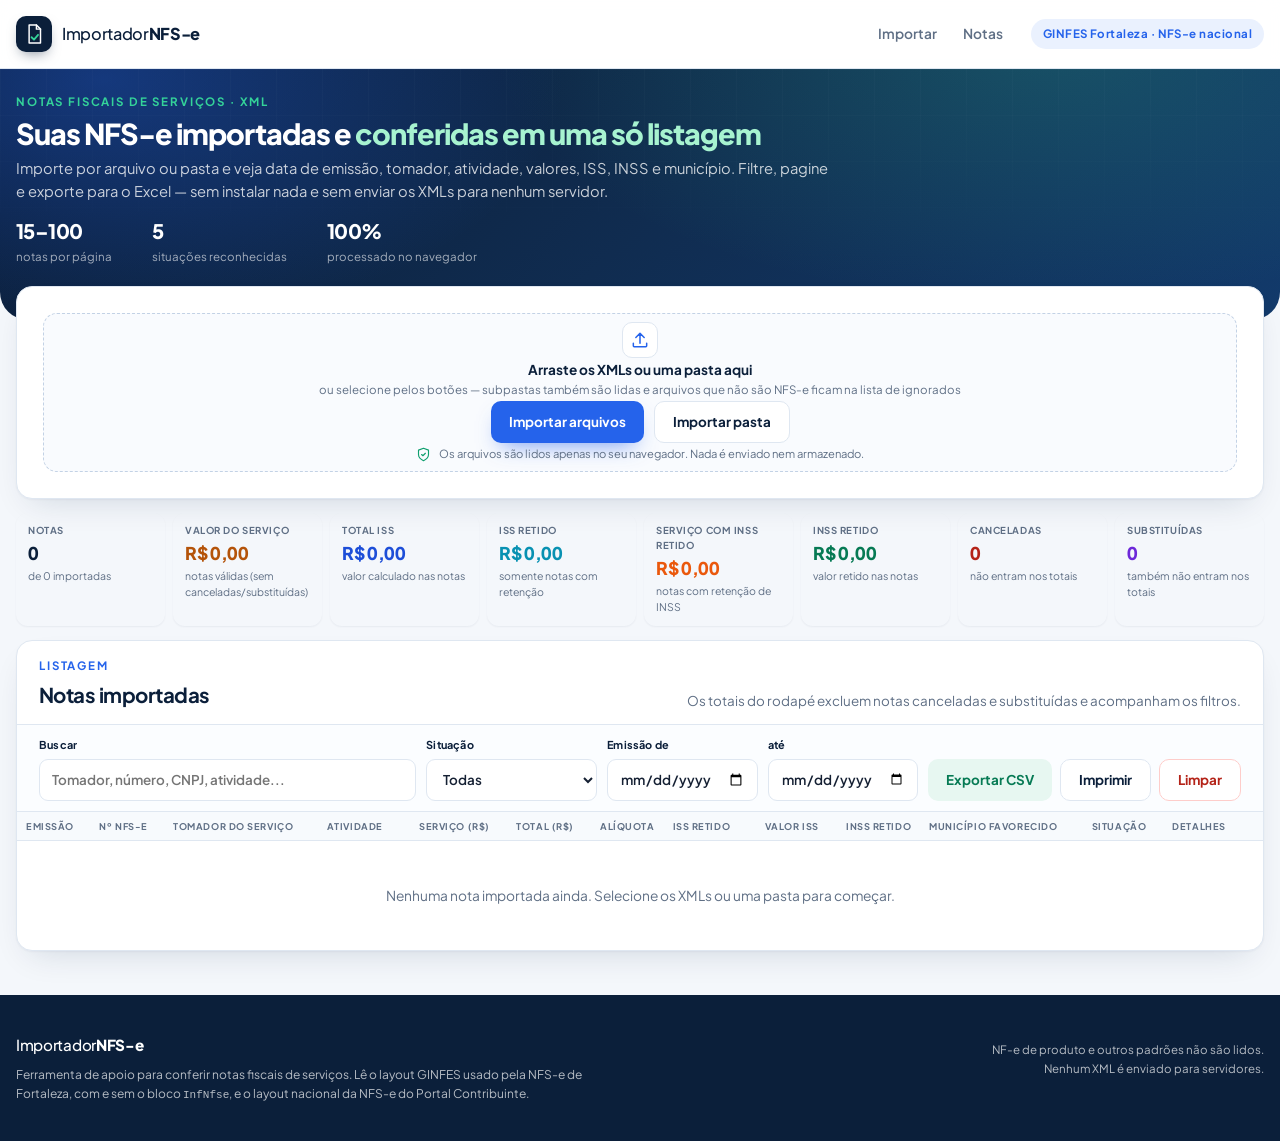
<file: index.html>
<!DOCTYPE html>
<html lang="pt-BR">
<head>
  <meta charset="UTF-8">
  <meta name="viewport" content="width=device-width, initial-scale=1.0">
  <title>Importador de NFS-e</title>
  <meta name="description" content="Importe XMLs de notas fiscais de serviços por arquivo ou pasta e confira ISS, INSS, tomador, atividade e município. Tudo no navegador.">
  <link rel="icon" href="data:image/svg+xml,<svg xmlns='http://www.w3.org/2000/svg' viewBox='0 0 32 32'><rect width='32' height='32' rx='8' fill='%230b1f3a'/><path d='M10 6h8l5 5v15H10z' fill='none' stroke='%23fff' stroke-width='2' stroke-linejoin='round'/><path d='m13 20 2.5 2.5L22 16' fill='none' stroke='%2334d399' stroke-width='2.2' stroke-linecap='round' stroke-linejoin='round'/></svg>">
  <link rel="preconnect" href="https://fonts.googleapis.com">
  <link rel="preconnect" href="https://fonts.gstatic.com" crossorigin>
  <link href="https://fonts.googleapis.com/css2?family=Plus+Jakarta+Sans:wght@400;500;600;700;800&display=swap" rel="stylesheet">
  <link rel="stylesheet" href="styles.css?v=6">
</head>
<body>
  <header class="topbar">
    <div class="wrap topbar-inner">
      <a class="brand" href="#topo">
        <span class="brand-mark" aria-hidden="true">
          <svg viewBox="0 0 32 32">
            <path d="M10 5h9l5 5v17H10z"/>
            <path d="M19 5v5h5"/>
            <path class="check" d="m13 20 3 3 5-6"/>
          </svg>
        </span>
        <span class="brand-text">Importador<strong>NFS-e</strong></span>
      </a>
      <nav class="nav" aria-label="Navegação principal">
        <a href="#importar">Importar</a>
        <a href="#notas">Notas</a>
      </nav>
      <span class="badge-ano">GINFES Fortaleza · NFS-e nacional</span>
    </div>
  </header>

  <main id="topo">
    <section class="hero">
      <div class="wrap hero-inner">
        <p class="eyebrow">Notas fiscais de serviços · XML</p>
        <h1>Suas NFS-e importadas e <span>conferidas em uma só listagem</span></h1>
        <p class="hero-sub">Importe por arquivo ou pasta e veja data de emissão, tomador, atividade, valores, ISS, INSS e município. Filtre, pagine e exporte para o Excel — sem instalar nada e sem enviar os XMLs para nenhum servidor.</p>
        <div class="hero-stats">
          <div><strong>15–100</strong><span>notas por página</span></div>
          <div><strong>5</strong><span>situações reconhecidas</span></div>
          <div><strong>100%</strong><span>processado no navegador</span></div>
        </div>
      </div>
    </section>

    <section class="wrap panel painel-importacao" id="importar">
      <div id="dropzone" class="dropzone" tabindex="0" role="button" aria-label="Arraste XMLs ou uma pasta para cá">
        <span class="drop-icon" aria-hidden="true">
          <svg viewBox="0 0 24 24"><path d="M12 16V4m0 0L7 9m5-5 5 5"/><path d="M4 16v3a1 1 0 0 0 1 1h14a1 1 0 0 0 1-1v-3"/></svg>
        </span>
        <span class="drop-title">Arraste os XMLs ou uma pasta aqui</span>
        <span class="drop-sub">ou selecione pelos botões — subpastas também são lidas e arquivos que não são NFS-e ficam na lista de ignorados</span>
        <div class="botoes">
          <button type="button" class="btn btn-primary" id="btnArquivos">Importar arquivos</button>
          <button type="button" class="btn btn-soft" id="btnPasta">Importar pasta</button>
        </div>
        <input type="file" id="inputArquivos" accept=".xml,text/xml,application/xml" multiple hidden>
        <input type="file" id="inputPasta" webkitdirectory multiple hidden>
        <p class="nota">
          <svg viewBox="0 0 24 24" aria-hidden="true"><path d="M12 22s8-4 8-10V5l-8-3-8 3v7c0 6 8 10 8 10Z"/><path d="m9 12 2 2 4-4"/></svg>
          Os arquivos são lidos apenas no seu navegador. Nada é enviado nem armazenado.
        </p>
      </div>
      <p id="mensagem" class="mensagem" role="status" aria-live="polite"></p>
    </section>

    <section class="wrap resumo" aria-label="Resumo das notas">
      <div class="card metrica"><span>Notas</span><strong id="cardNotas">0</strong><small id="cardNotasDetalhe">de 0 importadas</small></div>
      <div class="card metrica ouro"><span>Valor do serviço</span><strong id="cardServico">R$ 0,00</strong><small>notas válidas (sem canceladas/substituídas)</small></div>
      <div class="card metrica azul"><span>Total ISS</span><strong id="cardIss">R$ 0,00</strong><small>valor calculado nas notas</small></div>
      <div class="card metrica ciano"><span>ISS retido</span><strong id="cardIssRetido">R$ 0,00</strong><small>somente notas com retenção</small></div>
      <div class="card metrica laranja"><span>Serviço com INSS retido</span><strong id="cardServicoInss">R$ 0,00</strong><small>notas com retenção de INSS</small></div>
      <div class="card metrica verde"><span>INSS retido</span><strong id="cardInss">R$ 0,00</strong><small>valor retido nas notas</small></div>
      <div class="card metrica alerta"><span>Canceladas</span><strong id="cardCanceladas">0</strong><small>não entram nos totais</small></div>
      <div class="card metrica roxo"><span>Substituídas</span><strong id="cardSubstituidas">0</strong><small>também não entram nos totais</small></div>
    </section>

    <section class="wrap panel painel-tabela" id="notas">
      <div class="tabela-head">
        <div>
          <p class="eyebrow azul">Listagem</p>
          <h2>Notas importadas</h2>
        </div>
        <p class="painel-sub">Os totais do rodapé excluem notas canceladas e substituídas e acompanham os filtros.</p>
      </div>

      <div class="filtros">
        <div class="campo busca">
          <label for="busca">Buscar</label>
          <input type="search" id="busca" placeholder="Tomador, número, CNPJ, atividade...">
        </div>
        <div class="campo">
          <label for="filtroStatus">Situação</label>
          <select id="filtroStatus">
            <option value="">Todas</option>
            <option value="processada">Processada</option>
            <option value="processamento">Em processamento</option>
            <option value="cancelada">Cancelada</option>
            <option value="substituida">Substituída</option>
            <option value="desconhecida">Não informado</option>
          </select>
        </div>
        <div class="campo">
          <label for="dataDe">Emissão de</label>
          <input type="date" id="dataDe">
        </div>
        <div class="campo">
          <label for="dataAte">até</label>
          <input type="date" id="dataAte">
        </div>
        <div class="acoes">
          <button type="button" id="btnCsv" class="btn btn-csv">Exportar CSV</button>
          <button type="button" id="btnImprimir" class="btn btn-soft">Imprimir</button>
          <button type="button" id="btnLimpar" class="btn btn-danger">Limpar</button>
        </div>
      </div>

      <div class="tabela-wrap">
        <table id="tabela">
          <thead>
            <tr>
              <th scope="col">Emissão</th>
              <th scope="col">Nº NFS-e</th>
              <th scope="col">Tomador do serviço</th>
              <th scope="col">Atividade</th>
              <th scope="col" class="num">Serviço (R$)</th>
              <th scope="col" class="num">Total (R$)</th>
              <th scope="col" class="num">Alíquota</th>
              <th scope="col">ISS retido</th>
              <th scope="col" class="num">Valor ISS</th>
              <th scope="col" class="num">INSS retido</th>
              <th scope="col">Município favorecido</th>
              <th scope="col">Situação</th>
              <th scope="col">Detalhes</th>
              <th scope="col"><span class="oculto">Remover</span></th>
            </tr>
          </thead>
          <tbody id="corpo"></tbody>
          <tfoot id="rodape"></tfoot>
        </table>
      </div>

      <p id="vazio" class="vazio">Nenhuma nota importada ainda. Selecione os XMLs ou uma pasta para começar.</p>

      <div class="paginacao" id="paginacao" hidden>
        <p class="pag-info" id="pagInfo"></p>
        <div class="pag-controles">
          <label class="pag-tamanho" for="porPagina">Itens por página
            <select id="porPagina">
              <option value="15" selected>15</option>
              <option value="25">25</option>
              <option value="50">50</option>
              <option value="100">100</option>
            </select>
          </label>
          <nav class="pag-paginas" id="pagPaginas" aria-label="Paginação das notas"></nav>
        </div>
      </div>
    </section>

    <details id="ignoradosBox" class="wrap ignorados" hidden>
      <summary id="ignoradosResumo"></summary>
      <ul id="ignoradosLista"></ul>
    </details>
  </main>

  <footer class="footer">
    <div class="wrap footer-inner">
      <div>
        <span class="brand-text small">Importador<strong>NFS-e</strong></span>
        <p>Ferramenta de apoio para conferir notas fiscais de serviços. Lê o layout GINFES usado pela NFS-e de Fortaleza, com e sem o bloco <code>InfNfse</code>, e o layout nacional da NFS-e do Portal Contribuinte.</p>
      </div>
      <p class="footer-meta">NF-e de produto e outros padrões não são lidos.<br>Nenhum XML é enviado para servidores.</p>
    </div>
  </footer>

  <script src="municipios.js"></script>
  <script src="app.js?v=8"></script>
</body>
</html>
</file>
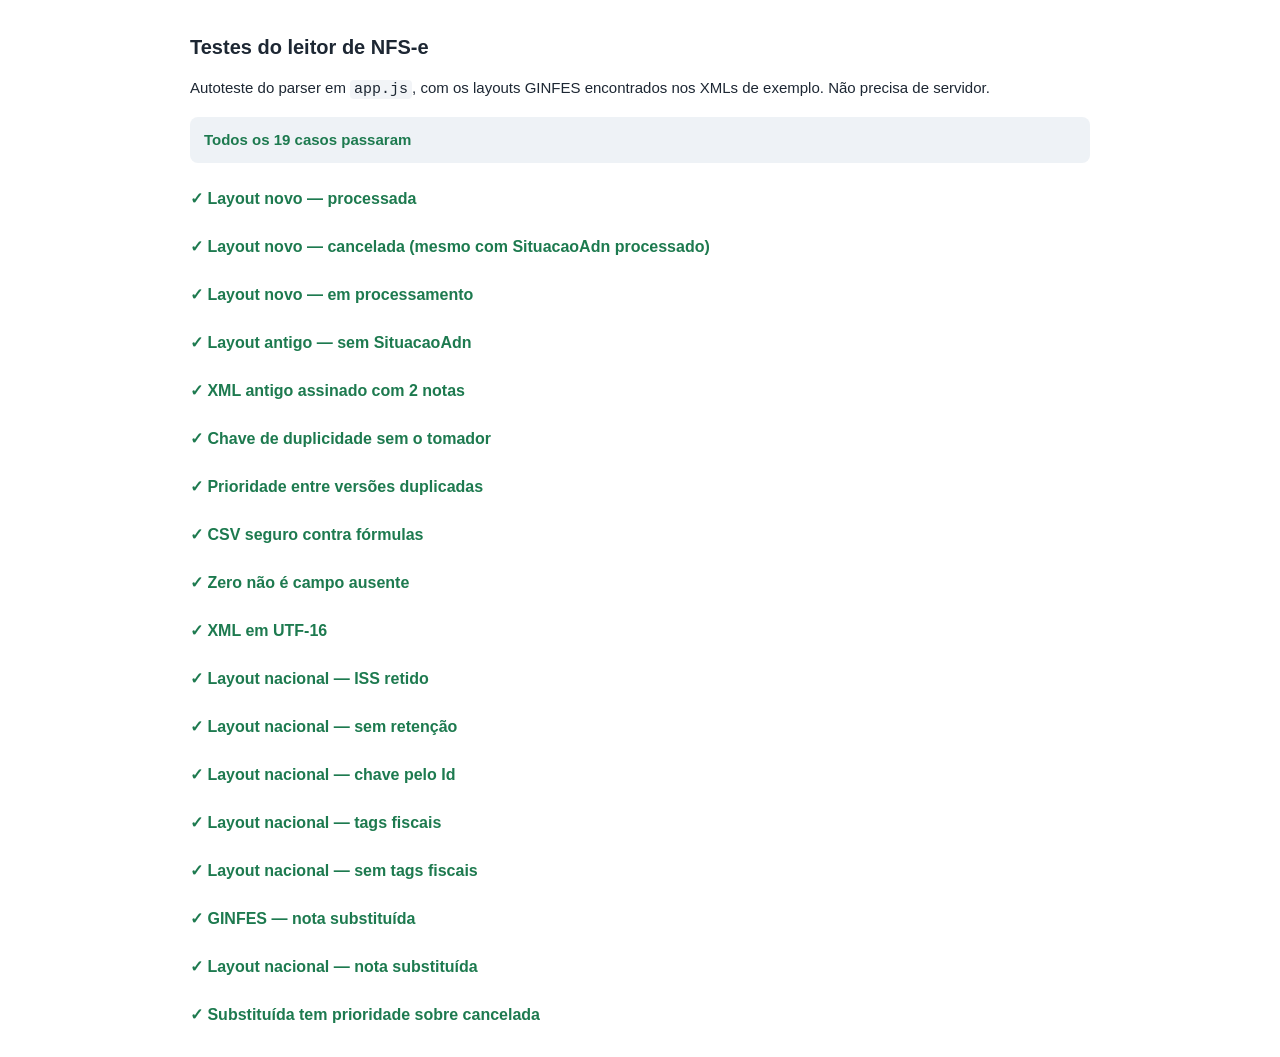
<file: testes.html>
<!DOCTYPE html>
<html lang="pt-BR">
<head>
  <meta charset="UTF-8">
  <title>Testes do leitor de NFS-e</title>
  <style>
    body { font: 15px/1.5 "Segoe UI", Arial, sans-serif; max-width: 900px; margin: 32px auto; padding: 0 16px; color: #1d2733; }
    h1 { font-size: 20px; }
    h2 { font-size: 16px; margin-top: 24px; }
    li { margin: 4px 0; }
    .ok { color: #1d7a4f; }
    .falha { color: #a12828; font-weight: 700; }
    #resumo { padding: 12px 14px; border-radius: 8px; background: #eef2f6; font-weight: 600; }
    code { background: #f2f4f7; padding: 1px 4px; border-radius: 4px; }
  </style>
</head>
<body>
  <h1>Testes do leitor de NFS-e</h1>
  <p>Autoteste do parser em <code>app.js</code>, com os layouts GINFES encontrados nos XMLs de exemplo. Não precisa de servidor.</p>
  <div id="resumo">Executando...</div>
  <div id="saida"></div>

  <script src="municipios.js"></script>
  <script src="app.js?v=8"></script>
  <script>
    (async function () {
      'use strict';

      var novaProcessada = '<?xml version="1.0" encoding="UTF-8"?>' +
        '<NFSE xmlns="http://www.ginfes.com.br/tipos_v03.xsd"><Nfse><InfNfse>' +
        '<Numero>3635</Numero><DataEmissao>2026-10-14T12:04:26.077-03:00</DataEmissao>' +
        '<ChaveAcesso>CHAVE-3635</ChaveAcesso><SituacaoAdn>Processado com Sucesso</SituacaoAdn>' +
        '<Servico><Valores><ValorServicos>650</ValorServicos><ValorInss>71.5</ValorInss>' +
        '<IssRetido>2</IssRetido><ValorIss>14.17</ValorIss><ValorIssRetido>0</ValorIssRetido>' +
        '<Aliquota>2.18</Aliquota><ValorLiquidoNfse>578.5</ValorLiquidoNfse></Valores>' +
        '<ItemListaServico>713</ItemListaServico><CodigoCnae>812220001</CodigoCnae>' +
        '<CodigoMunicipio>2304400</CodigoMunicipio></Servico>' +
        '<PrestadorServico><IdentificacaoPrestador><Cnpj>03602402000154</Cnpj></IdentificacaoPrestador>' +
        '<RazaoSocial>MARIA RISONEIDE MENDES VELOSO</RazaoSocial></PrestadorServico>' +
        '<TomadorServico><IdentificacaoTomador><CpfCnpj><Cnpj>07221472000466</Cnpj></CpfCnpj></IdentificacaoTomador>' +
        '<RazaoSocial>JAGUAR COMERCIO DE TINTAS LTDA</RazaoSocial>' +
        '<Endereco><CodigoMunicipio>2304400</CodigoMunicipio><Uf>CE</Uf></Endereco></TomadorServico>' +
        '<OrgaoGerador><CodigoMunicipio>2304400</CodigoMunicipio><Uf>CE</Uf></OrgaoGerador>' +
        '</InfNfse></Nfse></NFSE>';

      var cancelada = novaProcessada.replace('CHAVE-3635', 'CHAVE-3633').replace('<Numero>3635</Numero>', '<Numero>3633</Numero>') +
        '<Cancelamento><Confirmacao><InfConfirmacaoCancelamento><Sucesso>true</Sucesso>' +
        '<DataHora>2026-10-14T11:51:19-03:00</DataHora></InfConfirmacaoCancelamento></Confirmacao></Cancelamento>';

      // O bloco Cancelamento precisa ficar dentro do NFSE, por isso refazemos o fechamento.
      cancelada = cancelada.replace('</NFSE><Cancelamento>', '<Cancelamento>').replace('</Cancelamento>', '</Cancelamento></NFSE>');

      var emProcessamento = novaProcessada.replace('CHAVE-3635', 'CHAVE-3637')
        .replace('<Numero>3635</Numero>', '<Numero>3637</Numero>')
        .replace('Processado com Sucesso', 'Em Processamento');

      var layoutAntigo = '<?xml version="1.0" encoding="UTF-8"?>' +
        '<NFSE xmlns="http://www.ginfes.com.br/tipos"><Nfse>' +
        '<IdentificacaoNfse><Numero>42</Numero><CodigoVerificacao>557582668</CodigoVerificacao></IdentificacaoNfse>' +
        '<DataEmissao>2024-07-25T14:21:16.729-03:00</DataEmissao>' +
        '<Servico><Valores><ValorServicos>2604</ValorServicos><IssRetido>2</IssRetido><ValorIss>56.51</ValorIss>' +
        '<BaseCalculo>2604</BaseCalculo><Aliquota>2.17</Aliquota><ValorLiquidoNfse>2604</ValorLiquidoNfse>' +
        '<ValorIssRetido>0</ValorIssRetido></Valores><ItemListaServico>408</ItemListaServico>' +
        '<CodigoTributacaoMunicipio>865000401</CodigoTributacaoMunicipio>' +
        '<MunicipioPrestacaoServico>2304400</MunicipioPrestacaoServico></Servico>' +
        '<PrestadorServico><IdentificacaoPrestador><Cnpj>50469491000192</Cnpj></IdentificacaoPrestador>' +
        '<RazaoSocial>ESP FISIOTERAPIA E SAUDE LTDA</RazaoSocial></PrestadorServico>' +
        '<TomadorServico><IdentificacaoTomador><CpfCnpj><Cpf>00788079301</Cpf></CpfCnpj></IdentificacaoTomador>' +
        '<RazaoSocial>FRANCISCO TARCÍZIO CAVALCANTE</RazaoSocial>' +
        '<Endereco><Cidade>2303709</Cidade><Estado>CE</Estado></Endereco></TomadorServico>' +
        '<OrgaoGerador><CodigoMunicipio>2304400</CodigoMunicipio><Uf>CE</Uf></OrgaoGerador>' +
        '</Nfse></NFSE>';

      var casos = [
        {
          nome: 'Layout novo — processada',
          xml: novaProcessada,
          esperado: {
            numero: '3635', dataIso: '2026-10-14', status: 'processada',
            tomador: 'JAGUAR COMERCIO DE TINTAS LTDA', cpfCnpj: '07221472000466',
            atividade: '812220001', valorServico: 650, valorTotal: 578.5, aliquota: 2.18,
            issRetido: false, inss: 71.5, municipio: 'Fortaleza', municipioUf: 'CE'
          }
        },
        {
          nome: 'Layout novo — cancelada (mesmo com SituacaoAdn processado)',
          xml: cancelada,
          esperado: { numero: '3633', status: 'cancelada' }
        },
        {
          nome: 'Layout novo — em processamento',
          xml: emProcessamento,
          esperado: { numero: '3637', status: 'processamento' }
        },
        {
          nome: 'Layout antigo — sem SituacaoAdn',
          xml: layoutAntigo,
          esperado: {
            numero: '42', dataIso: '2024-07-25', status: 'desconhecida',
            tomador: 'FRANCISCO TARCÍZIO CAVALCANTE', cpfCnpj: '00788079301',
            atividade: '865000401', valorServico: 2604, valorTotal: 2604,
            aliquota: 2.17, issRetido: false, inss: 0, municipio: 'Fortaleza'
          }
        }
      ];

      var saida = document.getElementById('saida');
      var total = 0, falhas = 0;

      function mostrarResultado(nome, problemas) {
        var bloco = document.createElement('div');
        var titulo = document.createElement('h2');
        titulo.className = problemas.length ? 'falha' : 'ok';
        titulo.textContent = (problemas.length ? '✗ ' : '✓ ') + nome;
        bloco.appendChild(titulo);

        if (problemas.length) {
          var ul = document.createElement('ul');
          problemas.forEach(function (p) {
            var li = document.createElement('li');
            li.textContent = p;
            ul.appendChild(li);
          });
          bloco.appendChild(ul);
        }
        saida.appendChild(bloco);
      }

      casos.forEach(function (caso) {
        var nota = NFSe.parseXml(caso.xml, 'teste.xml');
        var problemas = [];
        total++;

        if (nota.erro) {
          problemas.push('erro de leitura: ' + nota.erro);
        } else {
          Object.keys(caso.esperado).forEach(function (campo) {
            if (nota[campo] !== caso.esperado[campo]) {
              problemas.push(campo + ': esperado ' + JSON.stringify(caso.esperado[campo]) + ', obtido ' + JSON.stringify(nota[campo]));
            }
          });
        }

        if (problemas.length) falhas++;
        mostrarResultado(caso.nome, problemas);
      });

      // XML antigo com envelope de assinatura e duas notas no mesmo arquivo.
      var loteAssinado = '<?xml version="1.0" encoding="UTF-8"?>' +
        '<NFSE xmlns="http://www.ginfes.com.br/tipos" xmlns:ns2="http://www.w3.org/2000/09/xmldsig#">' +
        '<ns2:Nfse><Nfse><IdentificacaoNfse><Numero>57887</Numero></IdentificacaoNfse>' +
        '<DataEmissao>2025-04-30T14:37:04-03:00</DataEmissao><Servico><Valores>' +
        '<ValorServicos>100</ValorServicos><ValorLiquidoNfse>100</ValorLiquidoNfse>' +
        '</Valores></Servico></Nfse></ns2:Nfse>' +
        '<ns2:Nfse><Nfse><IdentificacaoNfse><Numero>5371</Numero></IdentificacaoNfse>' +
        '<DataEmissao>2025-04-30T14:37:04-03:00</DataEmissao><Servico><Valores>' +
        '<ValorServicos>200</ValorServicos><ValorLiquidoNfse>200</ValorLiquidoNfse>' +
        '</Valores></Servico></Nfse></ns2:Nfse>' +
        '</NFSE>';

      var lote = NFSe.parseXmls(loteAssinado, 'lote.xml');
      var problemasLote = [];
      total++;
      if (lote.length !== 2) {
        problemasLote.push('esperado 2 notas, obtido ' + lote.length);
      } else {
        if (lote[0].numero !== '57887') problemasLote.push('primeira nota: ' + lote[0].numero);
        if (lote[1].numero !== '5371') problemasLote.push('segunda nota: ' + lote[1].numero);
        if (lote[0].dataIso !== '2025-04-30') problemasLote.push('data da primeira: ' + lote[0].dataIso);
      }
      if (problemasLote.length) falhas++;
      mostrarResultado('XML antigo assinado com 2 notas', problemasLote);

      // A chave do layout antigo não pode depender do tomador.
      function notaAntiga(numero, tomador) {
        return '<?xml version="1.0" encoding="UTF-8"?>' +
          '<NFSE xmlns="http://www.ginfes.com.br/tipos"><Nfse>' +
          '<IdentificacaoNfse><Numero>' + numero + '</Numero></IdentificacaoNfse>' +
          '<DataEmissao>2024-07-25T14:21:16-03:00</DataEmissao>' +
          '<Servico><Valores><ValorServicos>100</ValorServicos>' +
          '<ValorLiquidoNfse>100</ValorLiquidoNfse></Valores></Servico>' +
          '<PrestadorServico><IdentificacaoPrestador><Cnpj>50469491000192</Cnpj>' +
          '</IdentificacaoPrestador></PrestadorServico>' +
          '<TomadorServico><RazaoSocial>' + tomador + '</RazaoSocial></TomadorServico>' +
          '</Nfse></NFSE>';
      }

      var chaveA = NFSe.parseXml(notaAntiga('42', 'EMPRESA A'), 'a.xml').chave;
      var chaveB = NFSe.parseXml(notaAntiga('42', 'EMPRESA B'), 'b.xml').chave;
      var problemasChave = [];
      total++;
      if (chaveA !== chaveB) problemasChave.push('chaves diferentes: ' + chaveA + ' / ' + chaveB);
      if (problemasChave.length) falhas++;
      mostrarResultado('Chave de duplicidade sem o tomador', problemasChave);

      // A versão de maior prioridade fica na lista.
      function notaSimples(status) {
        return { id: 'id-' + status, chave: 'k1', numero: '1', status: status };
      }
      var lista = [], mapa = {};
      var processada = notaSimples('processada');
      var nova = NFSe.mesclar(lista, mapa, processada);
      var canceladaSimples = notaSimples('cancelada');
      var venceu = NFSe.mesclar(lista, mapa, canceladaSimples);
      var perdeu = NFSe.mesclar(lista, mapa, notaSimples('processada'));
      var problemasMescla = [];
      total++;
      if (nova !== null) problemasMescla.push('nota nova deveria retornar null');
      if (lista.length !== 1) problemasMescla.push('lista deveria ter 1 nota, tem ' + lista.length);
      if (venceu !== canceladaSimples) problemasMescla.push('cancelada deveria substituir a processada');
      if (canceladaSimples.id !== processada.id) problemasMescla.push('id da versão mantida mudou');
      if (perdeu !== canceladaSimples) problemasMescla.push('processada não deveria substituir a cancelada');
      if (lista[0] !== canceladaSimples) problemasMescla.push('lista deveria manter a cancelada');
      if (problemasMescla.length) falhas++;
      mostrarResultado('Prioridade entre versões duplicadas', problemasMescla);

      // CSV não pode começar célula com fórmula.
      var problemasCsv = [];
      total++;
      if (NFSe.campoCsv('=1+1') !== "'=1+1") problemasCsv.push('fórmula não foi neutralizada: ' + NFSe.campoCsv('=1+1'));
      if (NFSe.campoCsv('a;b') !== '"a;b"') problemasCsv.push('ponto e vírgula não foi citado');
      if (NFSe.campoCsv('a"b') !== '"a""b"') problemasCsv.push('aspas não foram duplicadas');
      if (problemasCsv.length) falhas++;
      mostrarResultado('CSV seguro contra fórmulas', problemasCsv);

      // Zero é um valor válido, não campo ausente.
      var zero = NFSe.parseXml('<?xml version="1.0" encoding="UTF-8"?>' +
        '<NFSE xmlns="http://www.ginfes.com.br/tipos_v03.xsd"><Nfse><InfNfse>' +
        '<Numero>1</Numero><DataEmissao>2026-01-01T10:00:00-03:00</DataEmissao>' +
        '<Servico><Valores><ValorServicos>100</ValorServicos><ValorLiquidoNfse>0</ValorLiquidoNfse>' +
        '<IssRetido>1</IssRetido><ValorIss>10</ValorIss><ValorIssRetido>0</ValorIssRetido>' +
        '</Valores></Servico></InfNfse></Nfse></NFSE>', 'zero.xml');
      var problemasZero = [];
      total++;
      if (zero.valorTotal !== 0) problemasZero.push('valorTotal: esperado 0, obtido ' + zero.valorTotal);
      if (zero.valorIssRetido !== 0) problemasZero.push('valorIssRetido: esperado 0, obtido ' + zero.valorIssRetido);
      if (zero.valorIss !== 10) problemasZero.push('valorIss: esperado 10, obtido ' + zero.valorIss);
      if (problemasZero.length) falhas++;
      mostrarResultado('Zero não é campo ausente', problemasZero);

      // XML em UTF-16LE com BOM.
      var textoUtf16 = '<?xml version="1.0" encoding="UTF-16"?><NFSE><Nfse><InfNfse><Numero>7</Numero></InfNfse></Nfse></NFSE>';
      var bytesUtf16 = new Uint8Array(2 + textoUtf16.length * 2);
      bytesUtf16[0] = 0xFF;
      bytesUtf16[1] = 0xFE;
      for (var bi = 0; bi < textoUtf16.length; bi++) {
        var cc = textoUtf16.charCodeAt(bi);
        bytesUtf16[2 + bi * 2] = cc & 0xFF;
        bytesUtf16[3 + bi * 2] = cc >> 8;
      }
      var lidoUtf16 = await NFSe.lerConteudo(new File([bytesUtf16], 'utf16.xml'));
      var problemasUtf16 = [];
      total++;
      if (lidoUtf16.indexOf('<NFSE') === -1) problemasUtf16.push('UTF-16 não foi decodificado');
      if (problemasUtf16.length) falhas++;
      mostrarResultado('XML em UTF-16', problemasUtf16);

      // Layout nacional do Portal Contribuinte (sped.fazenda.gov.br/nfse).
      var nacionalRetido = '<?xml version="1.0" encoding="utf-8"?>' +
        '<NFSe versao="1.01" xmlns="http://www.sped.fazenda.gov.br/nfse">' +
        '<infNFSe Id="NFS23044002203602402000154000000000000526110179263187">' +
        '<nNFSe>5</nNFSe><cStat>100</cStat><dhProc>2026-11-07T12:36:30-03:00</dhProc>' +
        '<emit><CNPJ>03602402000154</CNPJ><xNome>MARIA RISONEIDE MENDES VELOSO</xNome>' +
        '<enderNac><cMun>2304400</cMun><UF>CE</UF></enderNac></emit>' +
        '<valores><vBC>410.00</vBC><pAliqAplic>2.18</pAliqAplic><vISSQN>8.94</vISSQN>' +
        '<vTotalRet>8.94</vTotalRet><vLiq>401.06</vLiq></valores>' +
        '<DPS versao="1.01" xmlns="http://www.sped.fazenda.gov.br/nfse"><infDPS>' +
        '<dhEmi>2026-11-07T12:36:30-03:00</dhEmi>' +
        '<prest><CNPJ>03602402000154</CNPJ></prest>' +
        '<toma><CNPJ>03837881000198</CNPJ><xNome>STAR LOGISTICA INTERNACIONAL LTDA</xNome></toma>' +
        '<serv><locPrest><cLocPrestacao>2304400</cLocPrestacao></locPrest>' +
        '<cServ><cTribNac>071301</cTribNac><cTribMun>003</cTribMun>' +
        '<xDescServ>DEDETIZACAO</xDescServ></cServ></serv>' +
        '<valores><vServPrest><vServ>410.00</vServ></vServPrest>' +
        '<trib><tribMun><tribISSQN>1</tribISSQN><tpRetISSQN>2</tpRetISSQN><pAliq>2.18</pAliq></tribMun>' +
        '<tribFed><piscofins><CST>00</CST></piscofins></tribFed></trib></valores>' +
        '</infDPS></DPS></infNFSe></NFSe>';

      var notaNacional = NFSe.parseXml(nacionalRetido, 'nacional.xml');
      var problemasNacional = [];
      total++;
      if (notaNacional.erro) {
        problemasNacional.push('erro de leitura: ' + notaNacional.erro);
      } else {
        var esperadoNacional = {
          numero: '5', dataIso: '2026-11-07', status: 'processada',
          tomador: 'STAR LOGISTICA INTERNACIONAL LTDA', cpfCnpj: '03837881000198',
          atividade: '071301', valorServico: 410, valorTotal: 401.06, aliquota: 2.18,
          issRetido: true, valorIss: 8.94, valorIssRetido: 8.94, inss: 0,
          municipio: 'Fortaleza', municipioUf: 'CE',
          prestador: 'MARIA RISONEIDE MENDES VELOSO'
        };
        Object.keys(esperadoNacional).forEach(function (campo) {
          if (notaNacional[campo] !== esperadoNacional[campo]) {
            problemasNacional.push(campo + ': esperado ' + JSON.stringify(esperadoNacional[campo]) + ', obtido ' + JSON.stringify(notaNacional[campo]));
          }
        });
      }
      if (problemasNacional.length) falhas++;
      mostrarResultado('Layout nacional — ISS retido', problemasNacional);

      // Nota nacional sem retenção e sem vISSQN.
      var nacionalSimples = nacionalRetido
        .replace('<nNFSe>5</nNFSe>', '<nNFSe>1</nNFSe>')
        .replace('<vISSQN>8.94</vISSQN><vTotalRet>8.94</vTotalRet>', '')
        .replace('<vLiq>401.06</vLiq>', '<vLiq>400.00</vLiq>')
        .replace('<tpRetISSQN>2</tpRetISSQN>', '<tpRetISSQN>1</tpRetISSQN>')
        .replace('<vServ>410.00</vServ>', '<vServ>400.00</vServ>')
        .replace('<vBC>410.00</vBC>', '<vBC>400.00</vBC>')
        .replace('<pAliqAplic>2.18</pAliqAplic>', '')
        .replace('<pAliq>2.18</pAliq>', '');
      var notaSimplesNacional = NFSe.parseXml(nacionalSimples, 'nacional2.xml');
      var problemasSimples = [];
      total++;
      if (notaSimplesNacional.erro) {
        problemasSimples.push('erro de leitura: ' + notaSimplesNacional.erro);
      } else {
        if (notaSimplesNacional.issRetido !== false) problemasSimples.push('issRetido: ' + notaSimplesNacional.issRetido);
        if (notaSimplesNacional.valorIssRetido !== null) problemasSimples.push('valorIssRetido: ' + notaSimplesNacional.valorIssRetido);
        if (notaSimplesNacional.valorIss !== 0) problemasSimples.push('valorIss: ' + notaSimplesNacional.valorIss);
        if (notaSimplesNacional.valorTotal !== 400) problemasSimples.push('valorTotal: ' + notaSimplesNacional.valorTotal);
      }
      if (problemasSimples.length) falhas++;
      mostrarResultado('Layout nacional — sem retenção', problemasSimples);

      // A chave do layout nacional usa o Id da NFS-e.
      var chaveNacional = NFSe.parseXml(nacionalRetido, 'a.xml').chave;
      var chaveNacionalB = NFSe.parseXml(nacionalRetido, 'b.xml').chave;
      var problemasChaveNacional = [];
      total++;
      if (chaveNacional !== 'NFS23044002203602402000154000000000000526110179263187') {
        problemasChaveNacional.push('chave inesperada: ' + chaveNacional);
      }
      if (chaveNacional !== chaveNacionalB) problemasChaveNacional.push('mesma nota gerou chaves diferentes');
      if (problemasChaveNacional.length) falhas++;
      mostrarResultado('Layout nacional — chave pelo Id', problemasChaveNacional);

      // Tags fiscais do leiaute nacional (NT 009 / DPS em produção).
      var nacionalFiscal = '<?xml version="1.0" encoding="utf-8"?>' +
        '<NFSe versao="1.01" xmlns="http://www.sped.fazenda.gov.br/nfse">' +
        '<infNFSe Id="NFS23044002203602402000154000000000000926110000000001">' +
        '<nNFSe>9</nNFSe><cStat>100</cStat><dhProc>2026-11-07T12:36:30-03:00</dhProc>' +
        '<emit><CNPJ>03602402000154</CNPJ><xNome>PRESTADOR TESTE</xNome>' +
        '<enderNac><cMun>2304400</cMun><UF>CE</UF></enderNac></emit>' +
        '<valores><vBC>400.00</vBC><pAliqAplic>2.18</pAliqAplic><vISSQN>8.72</vISSQN>' +
        '<vTotalRet>8.72</vTotalRet><vLiq>391.28</vLiq></valores>' +
        '<DPS versao="1.01" xmlns="http://www.sped.fazenda.gov.br/nfse"><infDPS>' +
        '<dhEmi>2026-11-07T12:36:30-03:00</dhEmi>' +
        '<prest><CNPJ>03602402000154</CNPJ><regTrib>' +
        '<opSimpNac>3</opSimpNac><regApTribSN>1</regApTribSN><regEspTrib>0</regEspTrib>' +
        '</regTrib></prest>' +
        '<toma><CNPJ>03837881000198</CNPJ><xNome>TOMADOR TESTE</xNome></toma>' +
        '<serv><locPrest><cLocPrestacao>2304400</cLocPrestacao></locPrest>' +
        '<cServ><cTribNac>071301</cTribNac><cTribMun>003</cTribMun>' +
        '<xDescServ>DEDETIZACAO</xDescServ></cServ></serv>' +
        '<valores><vServPrest><vServ>400.00</vServ></vServPrest>' +
        '<trib><tribMun><tribISSQN>1</tribISSQN><tpRetISSQN>2</tpRetISSQN><pAliq>2.18</pAliq></tribMun>' +
        '<tribFed><piscofins><CST>01</CST><tpRetPisCofins>2</tpRetPisCofins>' +
        '<pAliqPis>0.65</pAliqPis><pAliqCofins>3.00</pAliqCofins>' +
        '<vBCPisCofins>400.00</vBCPisCofins><vPis>2.60</vPis><vCofins>12.00</vCofins>' +
        '</piscofins></tribFed>' +
        '<totTrib><indTotTrib>0</indTotTrib><pTotTribSN>9.00</pTotTribSN>' +
        '<vTotTrib>45.00</vTotTrib></totTrib></trib>' +
        '<vDedRed><documentos><docDedRed><NFNFS>' +
        '<modNFS>000000000000055</modNFS>' +
        '</NFNFS></docDedRed></documentos></vDedRed>' +
        '</valores></infDPS></DPS></infNFSe></NFSe>';

      var notaFiscal = NFSe.parseXml(nacionalFiscal, 'fiscal.xml');
      var problemasFiscal = [];
      total++;
      if (notaFiscal.erro) {
        problemasFiscal.push('erro de leitura: ' + notaFiscal.erro);
      } else {
        var esperadoFiscal = {
          opSimpNac: '3', regApTribSN: '1', regEspTrib: '0',
          pTotTribSN: 9, indTotTrib: '0', vTotTrib: 45,
          cstPisCofins: '01', tpRetPisCofins: '2',
          pAliqPis: 0.65, pAliqCofins: 3, vBCPisCofins: 400,
          vPis: 2.6, vCofins: 12, pAliq: 2.18, pAliqAplic: 2.18,
          modNFS: '000000000000055'
        };
        Object.keys(esperadoFiscal).forEach(function (campo) {
          if (notaFiscal[campo] !== esperadoFiscal[campo]) {
            problemasFiscal.push(campo + ': esperado ' + JSON.stringify(esperadoFiscal[campo]) + ', obtido ' + JSON.stringify(notaFiscal[campo]));
          }
        });
      }
      if (problemasFiscal.length) falhas++;
      mostrarResultado('Layout nacional — tags fiscais', problemasFiscal);

      // Nota nacional sem os grupos fiscais não deve inventar valores.
      var nacionalSemFiscal = nacionalRetido
        .replace('<tribFed><piscofins><CST>00</CST></piscofins></tribFed>', '');
      var notaSemFiscal = NFSe.parseXml(nacionalSemFiscal, 'sem-fiscal.xml');
      var problemasSemFiscal = [];
      total++;
      if (notaSemFiscal.erro) {
        problemasSemFiscal.push('erro de leitura: ' + notaSemFiscal.erro);
      } else {
        if (notaSemFiscal.opSimpNac !== '') problemasSemFiscal.push('opSimpNac: ' + notaSemFiscal.opSimpNac);
        if (notaSemFiscal.pTotTribSN !== null) problemasSemFiscal.push('pTotTribSN: ' + notaSemFiscal.pTotTribSN);
        if (notaSemFiscal.vTotTrib !== null) problemasSemFiscal.push('vTotTrib: ' + notaSemFiscal.vTotTrib);
        if (notaSemFiscal.cstPisCofins !== '') problemasSemFiscal.push('cstPisCofins: ' + notaSemFiscal.cstPisCofins);
        if (notaSemFiscal.pAliqPis !== null) problemasSemFiscal.push('pAliqPis: ' + notaSemFiscal.pAliqPis);
        if (notaSemFiscal.modNFS !== '') problemasSemFiscal.push('modNFS: ' + notaSemFiscal.modNFS);
      }
      if (problemasSemFiscal.length) falhas++;
      mostrarResultado('Layout nacional — sem tags fiscais', problemasSemFiscal);

      // GINFES: NfseSubstituida aponta o número da nota substituída.
      // A nota antiga costuma vir com bloco de cancelamento no XML.
      var notaSubstituida = cancelada
        .replace('CHAVE-3633', 'CHAVE-3587')
        .replace('<Numero>3633</Numero>', '<Numero>3587</Numero>');
      var notaSubstituta = novaProcessada
        .replace('CHAVE-3635', 'CHAVE-3591')
        .replace('<Numero>3635</Numero>', '<Numero>3591</Numero>')
        .replace('<SituacaoAdn>', '<NfseSubstituida>3587</NfseSubstituida><SituacaoAdn>');
      var antiga = NFSe.parseXml(notaSubstituida, 'antiga.xml');
      var substituta = NFSe.parseXml(notaSubstituta, 'substituta.xml');
      NFSe.marcarSubstituidas([antiga, substituta]);
      var problemasSubstituida = [];
      total++;
      if (substituta.substituiNumero !== '3587') problemasSubstituida.push('substituiNumero: ' + substituta.substituiNumero);
      if (antiga.status !== 'cancelada') problemasSubstituida.push('nota antiga deveria estar cancelada no XML: ' + antiga.status);
      if (antiga.substituida !== true) problemasSubstituida.push('nota antiga deveria estar substituída');
      if (substituta.substituida !== false) problemasSubstituida.push('nota substituta não pode estar substituída');
      if (NFSe.situacao(antiga) !== 'substituida') problemasSubstituida.push('situação da antiga: ' + NFSe.situacao(antiga));
      if (NFSe.situacao(substituta) !== 'processada') problemasSubstituida.push('situação da substituta: ' + NFSe.situacao(substituta));
      if (problemasSubstituida.length) falhas++;
      mostrarResultado('GINFES — nota substituída', problemasSubstituida);

      // Layout nacional: chSubstda aponta a chave da nota substituída.
      var nacionalAntiga = nacionalRetido;
      var nacionalSubstituta = nacionalRetido
        .replace('NFS23044002203602402000154000000000000526110179263187', 'NFS23044002203602402000154000000000000626118720582790')
        .replace('<nNFSe>5</nNFSe>', '<nNFSe>6</nNFSe>')
        .replace('<cStat>100</cStat>', '<cStat>101</cStat>')
        .replace('<dhEmi>', '<subst><chSubstda>23044002203602402000154000000000000526110179263187</chSubstda></subst><dhEmi>');
      var antigaNacional = NFSe.parseXml(nacionalAntiga, 'nacional-antiga.xml');
      var substitutaNacional = NFSe.parseXml(nacionalSubstituta, 'nacional-substituta.xml');
      NFSe.marcarSubstituidas([antigaNacional, substitutaNacional]);
      var problemasSubstituidaNacional = [];
      total++;
      if (substitutaNacional.substituiChave !== '23044002203602402000154000000000000526110179263187') {
        problemasSubstituidaNacional.push('substituiChave: ' + substitutaNacional.substituiChave);
      }
      if (antigaNacional.substituida !== true) problemasSubstituidaNacional.push('nota antiga deveria estar substituída');
      if (substitutaNacional.substituida !== false) problemasSubstituidaNacional.push('nota substituta não pode estar substituída');
      if (NFSe.situacao(antigaNacional) !== 'substituida') problemasSubstituidaNacional.push('situação da antiga: ' + NFSe.situacao(antigaNacional));
      if (problemasSubstituidaNacional.length) falhas++;
      mostrarResultado('Layout nacional — nota substituída', problemasSubstituidaNacional);

      // O XML da nota antiga pode vir cancelado; a substituição tem prioridade.
      total++;
      if (NFSe.situacao(antiga) !== 'substituida') {
        falhas++;
        mostrarResultado('Substituída tem prioridade sobre cancelada', ['situação: ' + NFSe.situacao(antiga)]);
      } else {
        mostrarResultado('Substituída tem prioridade sobre cancelada', []);
      }

      var arquivoInvalido = NFSe.parseXml('<html></html>', 'x.xml');
      total++;
      if (!arquivoInvalido.erro) falhas++;

      document.getElementById('resumo').textContent = falhas
        ? falhas + ' de ' + total + ' verificação(ões) com falha'
        : 'Todos os ' + total + ' casos passaram';
      document.getElementById('resumo').className = falhas ? 'falha' : 'ok';
    })();
  </script>
</body>
</html>
</file>
<file: styles.css>
:root {
  --navy: #0b1f3a;
  --navy-2: #12325c;
  --blue: #2563eb;
  --blue-dark: #1d4ed8;
  --blue-soft: #eaf1fe;
  --emerald: #0f9f6e;
  --emerald-light: #34d399;
  --emerald-soft: #e7f7f1;
  --ink: #152033;
  --muted: #5f6f85;
  --line: #dfe7f1;
  --bg: #f4f7fb;
  --card: #ffffff;
  --danger: #b42318;
  --danger-soft: #fef3f2;
  --radius: 16px;
  --shadow: 0 1px 2px rgba(15, 37, 68, .04), 0 14px 34px -14px rgba(15, 37, 68, .16);
  --shadow-sm: 0 1px 2px rgba(15, 37, 68, .06);
  --font: 'Plus Jakarta Sans', -apple-system, BlinkMacSystemFont, 'Segoe UI', Roboto, sans-serif;
}

* { margin: 0; padding: 0; box-sizing: border-box; }

[hidden] { display: none !important; }

html { scroll-behavior: smooth; }

body {
  font-family: var(--font);
  background: var(--bg);
  color: var(--ink);
  line-height: 1.55;
  -webkit-font-smoothing: antialiased;
}

a { color: inherit; text-decoration: none; }
button, input, select { font: inherit; color: inherit; }
code { font-size: .92em; }

.wrap { width: min(1760px, calc(100% - 32px)); margin: 0 auto; }

/* ---------- topbar ---------- */

.topbar {
  position: sticky;
  top: 0;
  z-index: 40;
  background: rgba(255, 255, 255, .92);
  backdrop-filter: blur(10px);
  border-bottom: 1px solid var(--line);
}
.topbar-inner { display: flex; align-items: center; gap: 28px; height: 68px; }
.brand { display: inline-flex; align-items: center; gap: 10px; margin-right: auto; }
.brand-mark {
  width: 36px; height: 36px; border-radius: 10px;
  background: var(--navy);
  display: grid; place-items: center;
  box-shadow: 0 6px 14px -6px rgba(11, 31, 58, .6);
}
.brand-mark svg { width: 26px; height: 26px; fill: none; stroke: #fff; stroke-width: 1.8; stroke-linecap: round; stroke-linejoin: round; }
.brand-mark svg .check { stroke: var(--emerald-light); stroke-width: 2.2; }
.brand-text { font-size: 1.02rem; font-weight: 500; letter-spacing: -.02em; color: var(--navy); }
.brand-text strong { font-weight: 800; }
.brand-text.small { font-size: .95rem; }

.nav { display: flex; gap: 26px; }
.nav a { font-size: .86rem; font-weight: 600; color: var(--muted); transition: color .18s; }
.nav a:hover { color: var(--navy); }
.badge-ano {
  font-size: .72rem; font-weight: 700; letter-spacing: .04em;
  color: var(--blue); background: var(--blue-soft);
  padding: 6px 12px; border-radius: 999px; white-space: nowrap;
}

/* ---------- hero ---------- */

.hero {
  position: relative;
  overflow: hidden;
  background:
    radial-gradient(900px 420px at 82% -10%, rgba(52, 211, 153, .20), transparent 62%),
    radial-gradient(700px 380px at 8% 4%, rgba(37, 99, 235, .38), transparent 66%),
    linear-gradient(135deg, #0a1c35 0%, #102c50 52%, #123a6b 100%);
  color: #fff;
  padding: 24px 0 54px;
  border-radius: 0 0 28px 28px;
}
.hero::after {
  content: '';
  position: absolute; inset: 0;
  background-image:
    linear-gradient(rgba(255,255,255,.045) 1px, transparent 1px),
    linear-gradient(90deg, rgba(255,255,255,.045) 1px, transparent 1px);
  background-size: 46px 46px;
  mask-image: linear-gradient(to bottom, rgba(0,0,0,.5), transparent 78%);
  pointer-events: none;
}
.hero-inner { position: relative; z-index: 1; }
.eyebrow {
  font-size: .72rem; font-weight: 700; letter-spacing: .16em;
  text-transform: uppercase; color: var(--emerald-light);
}
.hero .eyebrow { margin-bottom: 6px; }
.eyebrow.azul { color: var(--blue); margin-bottom: 6px; }
.hero h1 {
  font-size: clamp(1.8rem, 2.2vw, 2.2rem);
  line-height: 1.12;
  letter-spacing: -.035em;
  font-weight: 800;
  max-width: 1100px;
}
.hero h1 span { color: #a7f3d0; }
.hero-sub { margin-top: 8px; max-width: 820px; font-size: .92rem; color: rgba(255, 255, 255, .78); }
.hero-stats { display: flex; flex-wrap: wrap; gap: 12px 40px; margin-top: 12px; }
.hero-stats div { display: flex; flex-direction: column; }
.hero-stats strong { font-size: 1.25rem; font-weight: 800; letter-spacing: -.03em; }
.hero-stats span { font-size: .72rem; color: rgba(255, 255, 255, .62); margin-top: 2px; }

/* ---------- painéis ---------- */

.panel {
  background: var(--card);
  border: 1px solid var(--line);
  border-radius: var(--radius);
  box-shadow: var(--shadow);
  padding: 26px;
}
.painel-importacao { margin-top: -34px; position: relative; z-index: 2; }
.tabela-head h2 {
  font-size: 1.28rem;
  letter-spacing: -.025em;
  color: var(--navy);
}
.painel-sub { font-size: .84rem; color: var(--muted); margin-top: 6px; }

.botoes { display: flex; flex-wrap: wrap; gap: 10px; margin-top: 20px; }

.btn {
  display: inline-flex; align-items: center; justify-content: center; gap: 8px;
  min-height: 42px; padding: 0 18px;
  border: 0; border-radius: 10px; cursor: pointer;
  font-weight: 700; font-size: .84rem;
  transition: transform .16s, background .18s, box-shadow .18s, color .18s, border-color .18s;
}
.btn:active { transform: translateY(1px); }
.btn-primary {
  background: var(--blue); color: #fff;
  box-shadow: 0 10px 22px -10px rgba(37, 99, 235, .7);
}
.btn-primary:hover { background: var(--blue-dark); }
.btn-soft {
  background: #fff; color: var(--navy);
  border: 1.5px solid var(--line);
}
.btn-soft:hover { border-color: var(--blue); color: var(--blue); }
.btn-csv { background: var(--emerald-soft); color: #067a54; }
.btn-csv:hover { background: #d5f2e6; }
.btn-danger { background: #fff; color: var(--danger); border: 1.5px solid #fecdca; }
.btn-danger:hover { background: var(--danger-soft); }

.nota {
  display: flex; gap: 8px; align-items: flex-start;
  font-size: .74rem; color: var(--muted); margin-top: 16px;
}
.nota svg {
  width: 15px; height: 15px; flex: 0 0 auto; margin-top: 2px;
  fill: none; stroke: var(--emerald); stroke-width: 1.8; stroke-linecap: round; stroke-linejoin: round;
}

/* ---------- dropzone ---------- */

.dropzone {
  display: flex; flex-direction: column; align-items: center; justify-content: center;
  gap: 1px; text-align: center;
  border: 1.8px dashed #c3d2e5; border-radius: 14px;
  background: #f9fbfe; padding: 8px 20px;
  cursor: pointer; transition: border-color .18s, background .18s, transform .18s;
}
.dropzone:hover, .dropzone:focus-visible, .dropzone.ativo {
  border-color: var(--blue); background: var(--blue-soft);
  outline: none;
}
.dropzone.ativo { transform: scale(.995); }
.dropzone .botoes { justify-content: center; margin-top: 2px; }
.dropzone .nota { margin-top: 1px; font-size: .7rem; }
.drop-icon {
  width: 36px; height: 36px; border-radius: 10px; background: #fff;
  border: 1px solid var(--line); display: grid; place-items: center; margin-bottom: 0;
}
.drop-icon svg {
  width: 20px; height: 20px; fill: none; stroke: var(--blue);
  stroke-width: 1.8; stroke-linecap: round; stroke-linejoin: round;
}
.drop-title { font-weight: 700; font-size: .85rem; color: var(--navy); }
.drop-sub { font-size: .72rem; color: var(--muted); max-width: 760px; }

.mensagem {
  margin-top: 14px; font-size: .78rem; color: #067a54;
  background: var(--emerald-soft); border: 1px solid #c7ecd9;
  border-radius: 9px; padding: 9px 12px;
}
.mensagem:empty { display: none; }
.mensagem.erro { color: var(--danger); background: var(--danger-soft); border-color: #fecdca; }

/* ---------- resumo ---------- */

.resumo {
  display: grid;
  grid-template-columns: repeat(8, minmax(0, 1fr));
  gap: 8px;
  margin-top: 14px;
}
.metrica { padding: 10px 12px; border-radius: 12px; box-shadow: var(--shadow-sm); }
.metrica span {
  display: block; color: var(--muted); font-size: .6rem;
  font-weight: 700; text-transform: uppercase; letter-spacing: .06em;
}
.metrica strong {
  display: block; margin-top: 2px;
  font-size: 1.1rem; font-weight: 800; letter-spacing: -.02em;
  color: var(--navy); font-variant-numeric: tabular-nums;
}
.metrica small { display: block; margin-top: 1px; color: var(--muted); font-size: .66rem; }
.metrica.azul strong { color: #1d4ed8; }
.metrica.verde strong { color: #067a54; }
.metrica.alerta strong { color: var(--danger); }
.metrica.ouro strong { color: #b45309; }
.metrica.ciano strong { color: #0891b2; }
.metrica.laranja strong { color: #ea580c; }
.metrica.roxo strong { color: #6d28d9; }

/* ---------- tabela ---------- */

.painel-tabela { margin-top: 14px; padding: 0; overflow: hidden; }
.tabela-head {
  display: flex; align-items: flex-end; justify-content: space-between; gap: 20px;
  padding: 16px 22px 12px;
}
.tabela-head .painel-sub { text-align: right; margin: 0; }

.filtros {
  display: flex; flex-wrap: wrap;
  gap: 10px; align-items: end;
  padding: 12px 22px 10px;
  border-top: 1px solid var(--line);
  background: #fbfdff;
}
.campo { display: grid; gap: 5px; }
.campo.busca { flex: 1 1 260px; }
.campo label { font-size: .68rem; font-weight: 700; color: var(--navy); letter-spacing: .02em; }
.campo.busca input, .campo select, .campo input[type="date"] {
  height: 42px; padding: 0 12px;
  border: 1.5px solid var(--line); border-radius: 9px;
  background: #fff; font-size: .84rem; font-weight: 600;
  min-width: 0;
  transition: border-color .18s, box-shadow .18s;
}
.campo.busca input { width: 100%; }
.campo.busca input:focus, .campo select:focus, .campo input[type="date"]:focus {
  outline: none; border-color: var(--blue);
  box-shadow: 0 0 0 3px rgba(37, 99, 235, .12);
}
.acoes { display: flex; gap: 8px; margin-left: auto; }
.acoes .btn { min-height: 42px; }

.tabela-wrap { overflow-x: auto; border-top: 1px solid var(--line); }
table { width: 100%; min-width: 980px; border-collapse: collapse; font-size: .76rem; white-space: nowrap; }
th, td { padding: 8px 9px; border-bottom: 1px solid #edf2f8; text-align: left; vertical-align: middle; }
thead th {
  background: #f7fafd;
  border-bottom: 1px solid var(--line);
  font-size: .58rem; text-transform: uppercase; letter-spacing: .06em;
  color: var(--muted); font-weight: 700;
  white-space: normal; line-height: 1.3;
}
tbody tr:hover { background: #f8fbff; }
tbody tr.cancelada { background: #fffafa; }
tbody tr.cancelada td { color: var(--muted); }
tbody tr.substituida { background: #faf8ff; }
tbody tr.substituida td { color: var(--muted); }
.num { text-align: right; font-variant-numeric: tabular-nums; }
.nome { max-width: 230px; overflow: hidden; text-overflow: ellipsis; }
#tabela th:nth-child(2) { white-space: nowrap; }
.mini { display: block; color: var(--muted); font-size: .66rem; margin-top: 1px; }
.atividade { font-weight: 700; color: var(--navy); font-variant-numeric: tabular-nums; }

.tag {
  display: inline-block; padding: 2px 8px; border-radius: 999px;
  font-size: .62rem; font-weight: 800; letter-spacing: .03em;
  white-space: nowrap;
}
.tag.ok { background: var(--emerald-soft); color: #067a54; }
.tag.warn { background: #fffaeb; color: #93370d; border: 1px solid #fedf89; }
.tag.bad { background: var(--danger-soft); color: var(--danger); border: 1px solid #fecdca; }
.tag.neutral { background: #eef3f9; color: var(--muted); }
.tag.substituida { background: #f4f0ff; color: #5b21b6; border: 1px solid #ddd6fe; }

.remover {
  width: 28px; height: 28px;
  border: 1px solid transparent; border-radius: 7px;
  background: transparent; color: var(--muted);
  font-size: 16px; line-height: 1; cursor: pointer;
}
.remover:hover { background: var(--danger-soft); color: var(--danger); border-color: #fecdca; }

/* ---------- detalhes fiscais ---------- */

.detalhes-btn {
  width: 28px; height: 28px;
  border: 1px solid var(--line); border-radius: 7px;
  background: #fff; color: var(--blue);
  font-size: 13px; line-height: 1; cursor: pointer;
  transition: background .18s, border-color .18s;
}
.detalhes-btn:hover { background: #eef4ff; border-color: var(--blue); }
.detalhes-btn[aria-expanded="true"] { background: #eef4ff; border-color: var(--blue); }

tbody tr.detalhes { background: #fbfdff; }
tbody tr.detalhes:hover { background: #fbfdff; }
tbody tr.detalhes > td {
  padding: 0 12px 12px;
  border-bottom: 1px solid var(--line);
  white-space: normal;
}

.detalhes-conteudo {
  padding: 12px 14px;
  border: 1px solid #dbe7f5; border-radius: 10px;
  background: #fff;
}
.detalhes-titulo {
  margin: 0 0 10px;
  font-size: .66rem; font-weight: 800;
  letter-spacing: .06em; text-transform: uppercase;
  color: var(--navy);
}
.detalhes-grid {
  display: grid;
  grid-template-columns: repeat(auto-fill, minmax(215px, 1fr));
  gap: 8px 18px;
  margin: 0;
}
.detalhe { display: grid; gap: 2px; min-width: 0; }
.detalhe dt {
  font-size: .6rem; font-weight: 700; letter-spacing: .03em;
  text-transform: uppercase; color: var(--muted);
}
.detalhe dd {
  margin: 0;
  font-size: .74rem; font-weight: 600; color: var(--navy);
  overflow-wrap: anywhere;
}

tfoot td {
  background: #f7fafd; font-weight: 800;
  border-top: 2px solid var(--line); border-bottom: 0;
  color: var(--navy);
}
tfoot td.rotulo { text-align: right; color: var(--muted); font-weight: 700; }

.vazio {
  padding: 44px 22px; text-align: center;
  color: var(--muted); font-size: .86rem;
}

/* ---------- paginação ---------- */

.paginacao {
  display: flex; flex-wrap: wrap; align-items: center; justify-content: space-between;
  gap: 12px 20px;
  padding: 13px 22px;
  border-top: 1px solid var(--line);
  background: #fbfdff;
}
.pag-info { font-size: .74rem; color: var(--muted); font-weight: 600; }
.pag-controles { display: flex; flex-wrap: wrap; align-items: center; gap: 16px; }
.pag-tamanho { display: flex; align-items: center; gap: 7px; font-size: .72rem; font-weight: 600; color: var(--muted); }
.pag-tamanho select {
  height: 34px; padding: 0 8px;
  border: 1.5px solid var(--line); border-radius: 8px;
  background: #fff; color: var(--navy);
  font-size: .78rem; font-weight: 700; cursor: pointer;
}
.pag-tamanho select:focus { outline: none; border-color: var(--blue); box-shadow: 0 0 0 3px rgba(37, 99, 235, .12); }
.pag-paginas { display: flex; align-items: center; gap: 4px; }
.pag-btn {
  min-width: 32px; height: 32px; padding: 0 8px;
  border: 1.5px solid var(--line); border-radius: 8px;
  background: #fff; color: var(--navy);
  font-size: .76rem; font-weight: 700; cursor: pointer;
  transition: border-color .18s, color .18s, background .18s;
}
.pag-btn:hover:not(:disabled):not(.ativo) { border-color: var(--blue); color: var(--blue); }
.pag-btn.ativo { background: var(--navy); border-color: var(--navy); color: #fff; }
.pag-btn:disabled { opacity: .38; cursor: not-allowed; }
.pag-reticencias { padding: 0 2px; color: var(--muted); font-size: .75rem; }

/* ---------- ignorados ---------- */

.ignorados {
  margin-top: 20px;
  background: var(--card); border: 1px solid var(--line); border-radius: 14px;
  padding: 14px 18px; font-size: .78rem;
  box-shadow: var(--shadow-sm);
}
.ignorados summary { cursor: pointer; font-weight: 700; color: var(--danger); }
.ignorados ul { margin: 10px 0 0; padding-left: 20px; color: var(--muted); display: grid; gap: 4px; }

/* ---------- footer ---------- */

.footer { background: var(--navy); color: rgba(255, 255, 255, .7); padding: 38px 0; margin-top: 44px; }
.footer-inner { display: flex; justify-content: space-between; gap: 34px; align-items: flex-start; }
.footer .brand-text { color: #fff; }
.footer p { font-size: .75rem; max-width: 620px; margin-top: 8px; }
.footer-meta { text-align: right; font-size: .72rem !important; line-height: 1.6; }

.oculto {
  position: absolute; width: 1px; height: 1px;
  overflow: hidden; clip: rect(0 0 0 0); white-space: nowrap;
}

/* ---------- responsivo ---------- */

@media (max-width: 1100px) {
  .resumo { grid-template-columns: repeat(4, minmax(0, 1fr)); }
}

@media (max-width: 1000px) {
  .nav { display: none; }
  .painel-importacao { margin-top: -30px; }
}

@media (max-width: 760px) {
  .wrap { width: calc(100% - 28px); }
  .hero { padding: 28px 0 64px; border-radius: 0 0 24px 24px; }
  .hero-stats { gap: 14px 30px; }
  .painel-importacao { margin-top: -30px; }
  .panel { padding: 20px; }
  .painel-tabela { padding: 0; }
  .resumo { grid-template-columns: repeat(2, minmax(0, 1fr)); }
  .resumo .metrica.alerta { grid-column: 1 / -1; }
  .badge-ano { display: none; }
  .acoes { margin-left: 0; width: 100%; }
  .acoes .btn { flex: 1; }
  .tabela-head { flex-direction: column; align-items: flex-start; gap: 4px; }
  .tabela-head .painel-sub { text-align: left; }
  .filtros { padding: 14px 16px; }
  .paginacao { padding: 12px 16px; }
  .pag-controles { width: 100%; justify-content: space-between; }
  .footer-inner { flex-direction: column; }
  .footer-meta { text-align: left; }
}

@media (max-width: 460px) {
  .resumo { grid-template-columns: 1fr 1fr; gap: 10px; }
  .metrica { padding: 12px 14px; }
  .metrica strong { font-size: 1.2rem; }
  .hero h1 { font-size: 1.85rem; }
  .botoes .btn { flex: 1 1 100%; }
  .pag-paginas { flex-wrap: wrap; }
}

@media (prefers-reduced-motion: reduce) {
  *, *::before, *::after { transition: none !important; scroll-behavior: auto !important; }
}

/* ---------- impressão ---------- */

@media print {
  @page { size: A4 landscape; margin: 9mm; }

  body { background: #fff; color: #000; }

  .topbar, .hero, .painel-importacao, .filtros, .paginacao, .footer,
  .ignorados, .acoes, .vazio, .mensagem { display: none !important; }

  .wrap { width: auto; max-width: none; margin: 0; }
  .panel { border: 0; border-radius: 0; box-shadow: none; padding: 0; }
  .painel-tabela { margin: 0; overflow: visible; }

  .tabela-head { padding: 0 0 8px; }
  .tabela-head .painel-sub { display: none; }
  .tabela-head h2 { font-size: 13pt; }

  .resumo {
    grid-template-columns: repeat(4, minmax(0, 1fr)) !important;
    gap: 5px; margin: 0 0 10px;
  }
  .resumo .metrica { grid-column: auto !important; }
  .metrica {
    padding: 5px 7px; border: 1px solid #c9d5e3; border-radius: 6px;
    box-shadow: none;
  }
  .metrica span { font-size: 6pt; letter-spacing: .04em; }
  .metrica strong { font-size: 10.5pt; margin-top: 0; }
  .metrica small { display: none; }

  .tabela-wrap { overflow: visible; border-top: 0; }
  table { width: 100%; font-size: 6.9pt; min-width: 0; }
  th, td { padding: 2px 3px; white-space: normal; }
  .num { white-space: nowrap; }
  thead { display: table-header-group; }
  tfoot { display: table-footer-group; }
  tr { break-inside: avoid; }
  thead th { background: #eef3f9; font-size: 5.6pt; }

  .nome { max-width: none; white-space: normal; overflow: visible; }
  .mini { font-size: 5.8pt; }
  .remover, .detalhes-btn { display: none; }
  #tabela th:last-child, #tabela td:last-child { width: 1px; padding: 0; }
  tr.detalhes > td { padding: 2px 3px 6px; }
  .detalhes-conteudo { padding: 6px 8px; border: 1px solid #c9d5e3; border-radius: 4px; }
  .detalhes-titulo { font-size: 5.8pt; margin-bottom: 4px; }
  .detalhes-grid { grid-template-columns: repeat(3, minmax(0, 1fr)); gap: 3px 10px; }
  .detalhe dt { font-size: 5.2pt; }
  .detalhe dd { font-size: 6.4pt; }
  .tag { border: 1px solid currentColor; }
}
</file>
